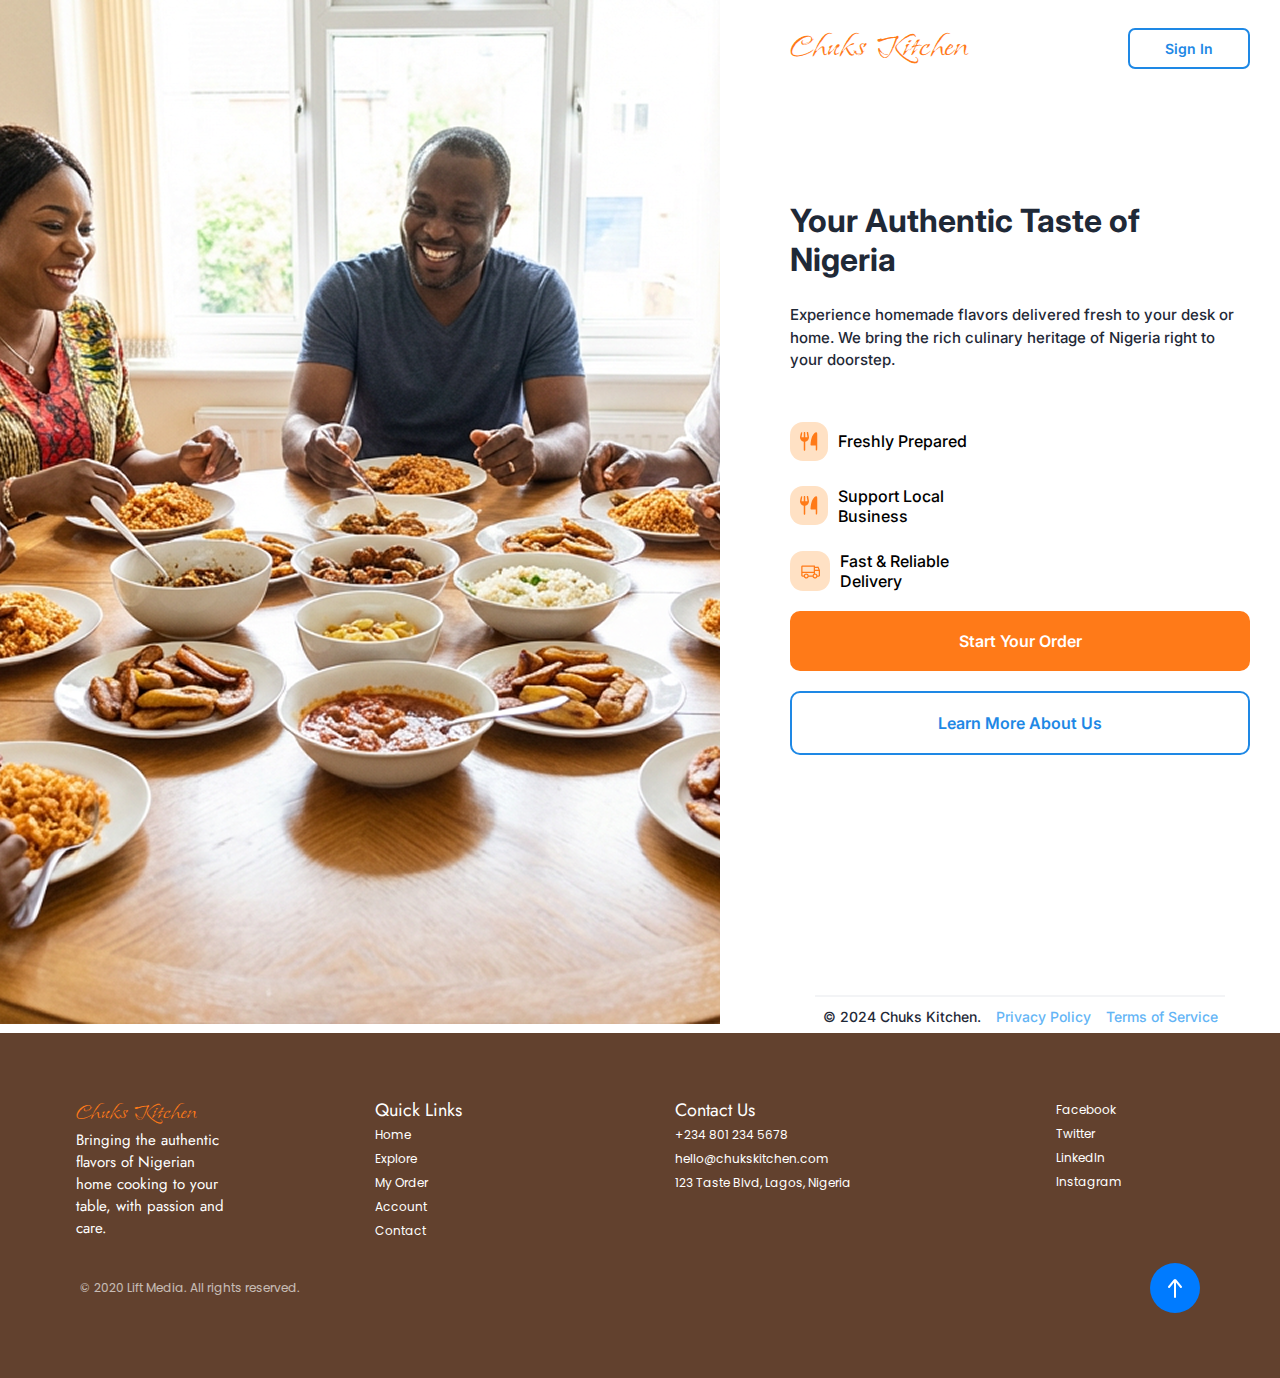
<file: index.html>
<!DOCTYPE html>
<html lang="en">
<head>
  <meta charset="UTF-8">
  <meta name="viewport" content="width=device-width, initial-scale=1.0">
  <link rel="preconnect" href="https://fonts.googleapis.com">
  <link rel="preconnect" href="https://fonts.gstatic.com" crossorigin>
  <link href="https://fonts.googleapis.com/css2?family=Island+Moments&display=swap" rel="stylesheet">
  <link rel="preconnect" href="https://fonts.googleapis.com">
  <link rel="preconnect" href="https://fonts.gstatic.com" crossorigin>
  <link href="https://fonts.googleapis.com/css2?family=Inter:ital,opsz,wght@0,14..32,100..900;1,14..32,100..900&display=swap" rel="stylesheet">
  <link rel="preconnect" href="https://fonts.googleapis.com">
  <link rel="preconnect" href="https://fonts.gstatic.com" crossorigin>
  <link href="https://fonts.googleapis.com/css2?family=Jost:ital,wght@0,100..900;1,100..900&display=swap" rel="stylesheet">
  <link rel="preconnect" href="https://fonts.googleapis.com">
  <link rel="preconnect" href="https://fonts.gstatic.com" crossorigin>
  <link href="https://fonts.googleapis.com/css2?family=Poppins:ital,wght@0,100;0,200;0,300;0,400;0,500;0,600;0,700;0,800;0,900;1,100;1,200;1,300;1,400;1,500;1,600;1,700;1,800;1,900&display=swap" rel="stylesheet">

  <link rel="stylesheet" href="style.css">
  
  <title>Chuks Kitchen</title>
</head>
<body>
  <main>
    <div class="hero-image">
    <img src="assets/images/Onboarding/Rectangle 1.png" alt="rectangle">
    </div>

    <div class="content-wrapper">
      <div class="logo">
        <div class="logo-text">
          Chuks Kitchen
        </div>
        <a href="signin.html">
          <button class="btn-primary">Sign In</button>
        </a>
      </div>

      <div class="main-container">
        <header>
          <h1>Your Authentic Taste of Nigeria</h1>
          <p>Experience homemade flavors delivered fresh to your desk or home. We bring the rich culinary heritage of Nigeria right to your doorstep.</p>
        </header>
        <div class="info">
          <div class="info-item">
            <img src="assets/icons/Onboarding/Vector.svg" alt="fork-knife">
            <p>Freshly Prepared</p>
          </div>
          <div class="info-item">
            <img src="assets/icons/Onboarding/Vector.svg" alt="fork-knife">
            <p>Support Local Business</p>
          </div>
          <div class="info-item">
            <img src="assets/icons/Onboarding/truck.svg" alt="truck">
            <p>Fast & Reliable Delivery</p>
          </div>
        </div>
        <div class="button">
          <div class="order-btn">
            <a href="home.html">
              <button>Start Your Order</button>
            </a>
          </div>
          <div class="btn">
            <button>Learn More About Us</button>
          </div>
        </div>
      </div>

      <div class="terms">
        <div class="line"></div>
        <div class="terms-info">
          <p>© 2024 Chuks Kitchen.</p>
            <div class="policy">
              Privacy Policy
            </div>
            <div class="services">
              Terms of Service
            </div>
        </div>
      </div>
    </div>
  </main>

  <footer>
    <div class="footer-info">
      <div class="details">
        <div class="logo-text">
          Chuks Kitchen
        </div>
        <div class="text">
          Bringing the authentic flavors of Nigerian home cooking to your table, with passion and care.
        </div>
      </div>
      <div class="footer-links">
        <h4>Quick Links</h4>  
        <ul>
          <li><a href="index.html">Home</a></li>
          <li><a href="explore.html">Explore</a></li>
          <li><a href="#">My Order</a></li>
          <li><a href="#">Account</a></li>
          <li><a href="#">Contact</a></li>
        </ul>
      </div>
      <div class="contact">
        <h4>Contact Us</h4>
        <div class="contact-list">
          <ul>
          <li>+234 801 234 5678 </li>
          <li><a href="mailto: hello@chukskitchen.com "> hello@chukskitchen.com </a></li>
         <li>123 Taste Blvd, Lagos, Nigeria</li>
         </ul>
        </div>
      </div>
      <div class="socials">
        <ul>
          <li><a href="">Facebook</a></li>
          <li><a href="">Twitter</a></li>
          <li><a href="">LinkedIn</a></li>
          <li><a href="">Instagram</a></li>
        </ul>
      </div>
    </div>
    <div class="footer-sm">
      <div class="sm-info">
        <p>© 2020 Lift Media. All rights reserved.</p>
        <div class="sm-arrow">
          <img src="assets/icons/Onboarding/arrow-left 1.svg" alt="arrow">
        </div>
      </div>
    </div>
  </footer>
</body>
</html>
</file>
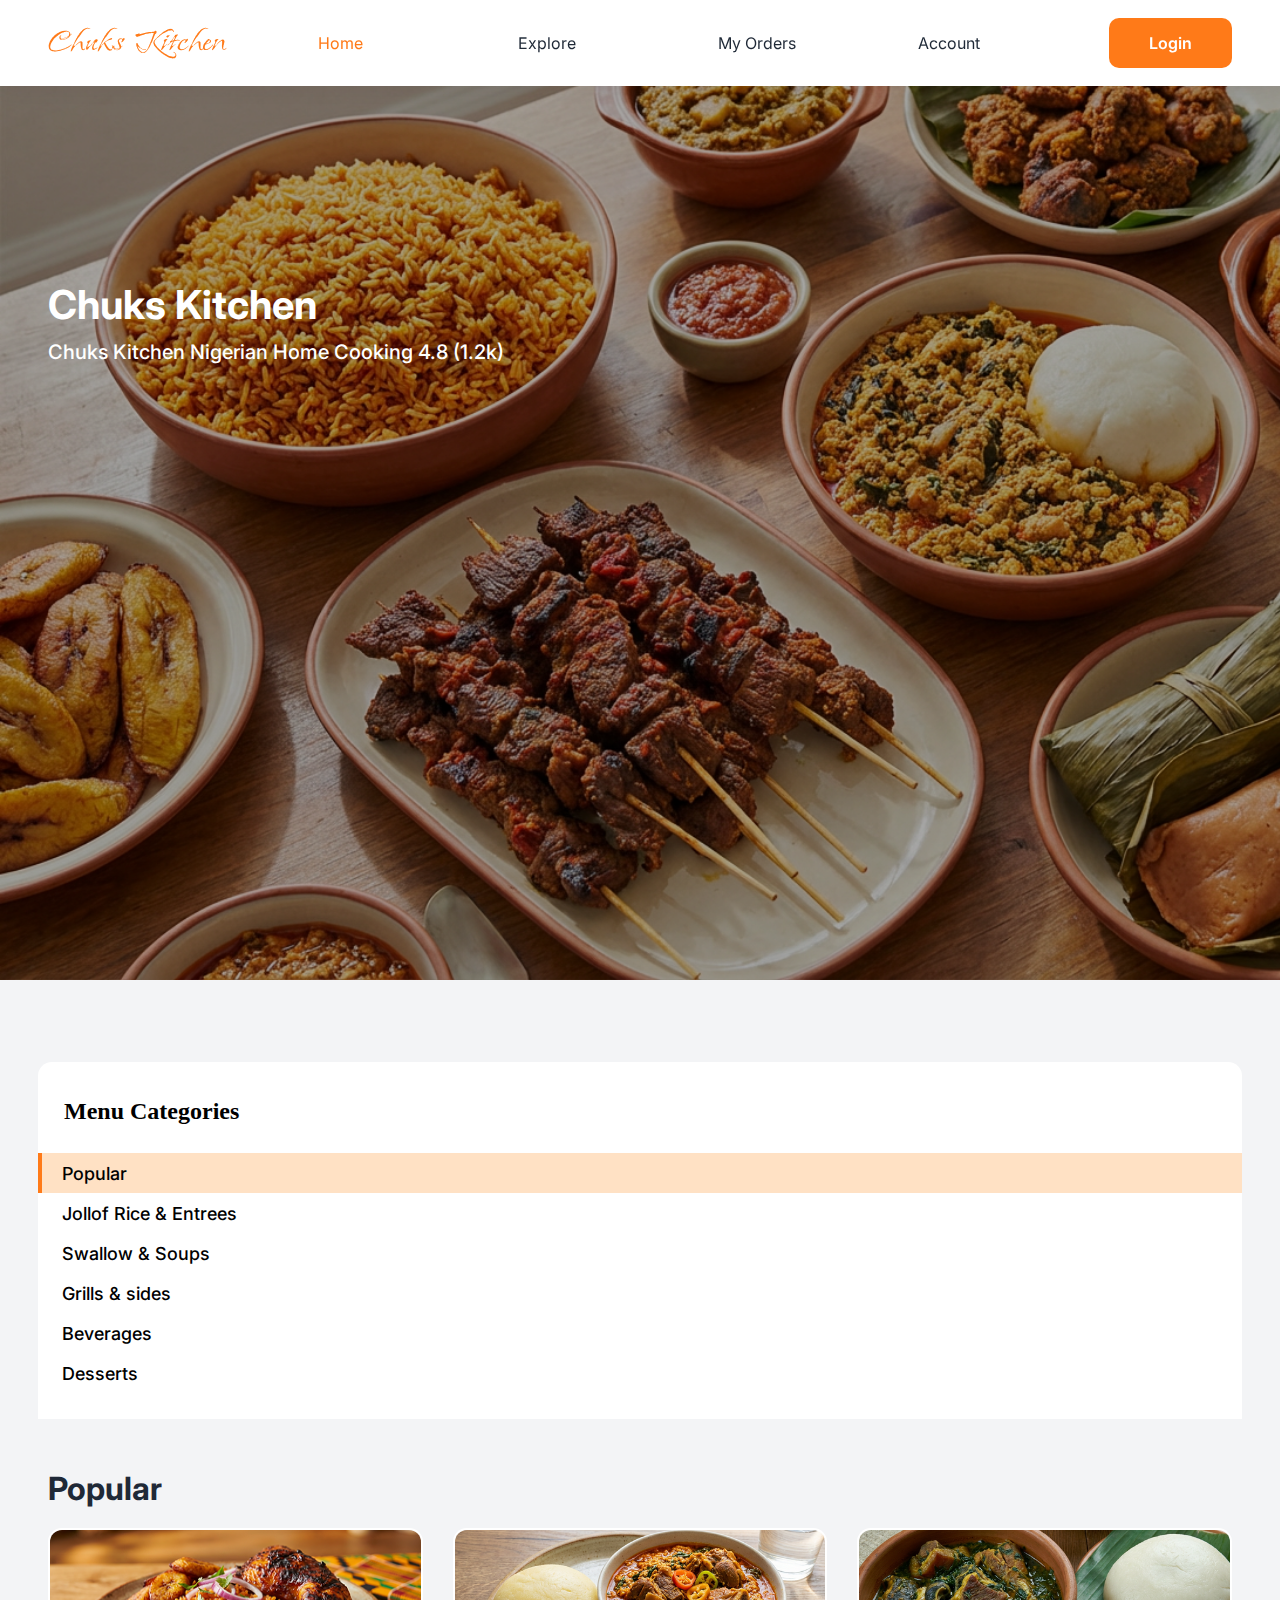
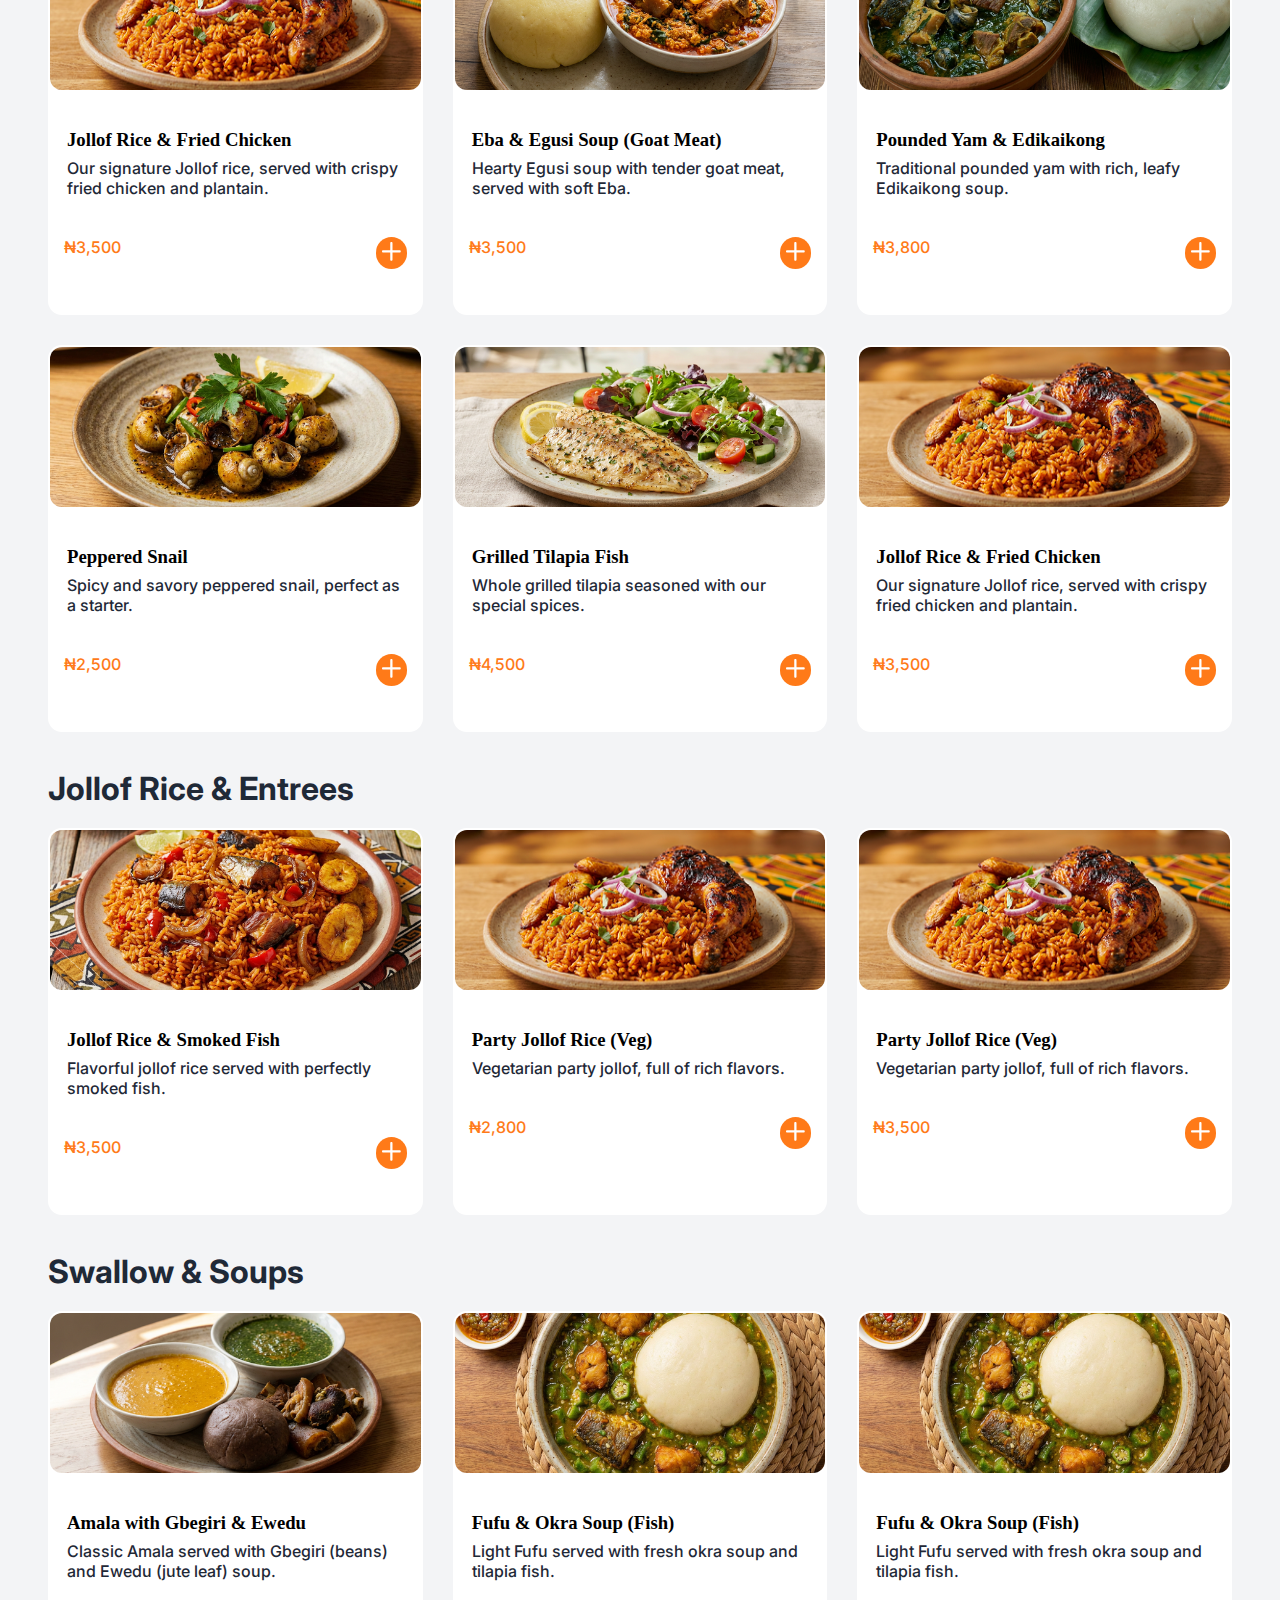
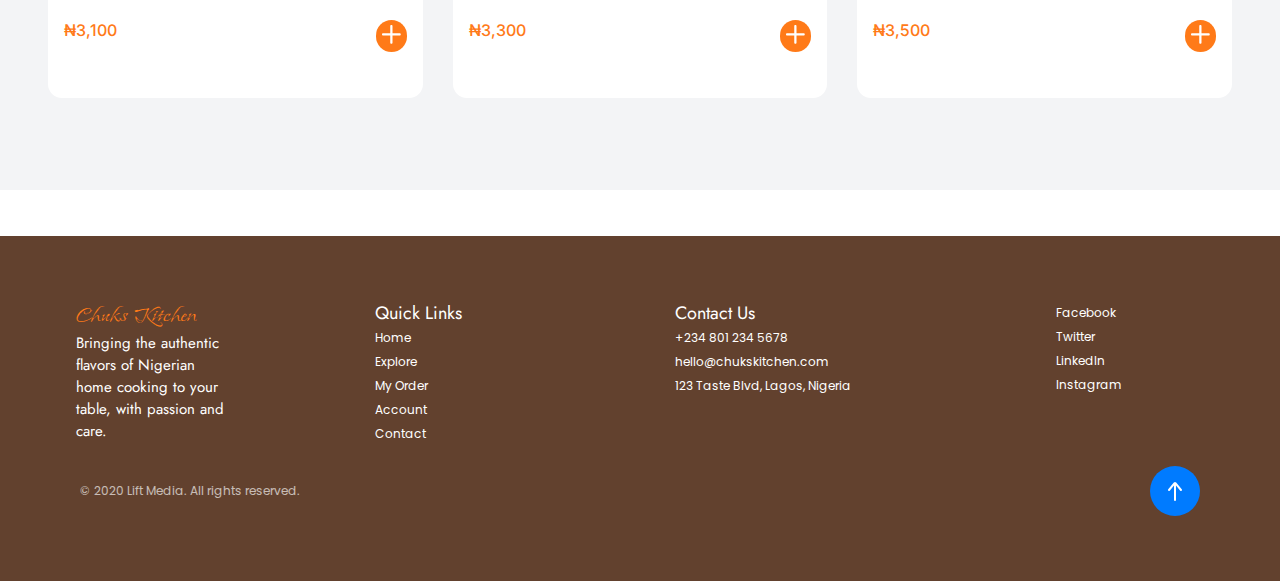
<file: explore.html>
<!DOCTYPE html>
<html lang="en">
<head>
  <meta charset="UTF-8">
  <meta name="viewport" content="width=device-width, initial-scale=1.0">
  <link rel="preconnect" href="https://fonts.googleapis.com">
  <link rel="preconnect" href="https://fonts.gstatic.com" crossorigin>
  <link href="https://fonts.googleapis.com/css2?family=Island+Moments&display=swap" rel="stylesheet">
  <link rel="preconnect" href="https://fonts.googleapis.com">
  <link rel="preconnect" href="https://fonts.gstatic.com" crossorigin>
  <link href="https://fonts.googleapis.com/css2?family=Inter:ital,opsz,wght@0,14..32,100..900;1,14..32,100..900&display=swap" rel="stylesheet">
  <link rel="preconnect" href="https://fonts.googleapis.com">
  <link rel="preconnect" href="https://fonts.gstatic.com" crossorigin>
  <link href="https://fonts.googleapis.com/css2?family=Jost:ital,wght@0,100..900;1,100..900&display=swap" rel="stylesheet">
  <link rel="preconnect" href="https://fonts.googleapis.com">
  <link rel="preconnect" href="https://fonts.gstatic.com" crossorigin>
  <link href="https://fonts.googleapis.com/css2?family=Poppins:ital,wght@0,100;0,200;0,300;0,400;0,500;0,600;0,700;0,800;0,900;1,100;1,200;1,300;1,400;1,500;1,600;1,700;1,800;1,900&display=swap" rel="stylesheet">
  <link rel="preconnect" href="https://fonts.googleapis.com">
  <link rel="preconnect" href="https://fonts.gstatic.com" crossorigin>
  <link href="https://fonts.googleapis.com/css2?family=Roboto:ital,wght@0,100..900;1,100..900&display=swap" rel="stylesheet">

  <link rel="stylesheet" href="style.css">
  
  <title>Explore - Chuks Kitchen</title>
</head>
<body>
  <nav>
    <div class="logo-text">Chuks Kitchen</div>
    <div class="nav-links">
      <a href="home.html">Home</a>
      <a href="" class="a-link">Explore</a>
      <a href="" class="a-link">My Orders</a>
      <a href="" class="a-link">Account</a>
    </div>
    <div class="login-btn">
      <a href="signin.html">
        <button>Login</button>
      </a>
    </div>
  </nav>

  <section class="explore-hero">
    <div class="explore-background">
      <div class="explore-overlay">
        <div class="explore-text">
          <h2>Chuks Kitchen</h2>
          <p>Chuks Kitchen Nigerian Home Cooking 4.8 (1.2k)</p>
        </div>
      </div>
    </div>
  </section>
  
  <section class="container">
    <section class="menu">
      <h3>Menu Categories</h3>
      <ul class="menu-list">
        <div class="divider-active">
          <div class="line"></div>
          <li>Popular</li>
        </div>
        <div class="divider">
          <div class="line"></div>
          <li>Jollof Rice & Entrees</li>
        </div>
        <div class="divider">
          <div class="line"></div>
          <li>Swallow & Soups</li>
        </div>
        <div class="divider">
          <div class="line"></div>
          <li>Grills & sides</li>
        </div>
        <div class="divider">
          <div class="line"></div>
          <li>Beverages</li>
        </div>
        <div class="divider">
          <div class="line"></div>
          <li>Desserts</li>
        </div>
      </ul>
    </section>
    
    <section class="container-info">
      <section class="popular-info">
        <h2>Popular</h2>
        <div class="food-grid">
          <div class="food-card">
            <img src="assets/images/Jollof.png" alt="jollof" class="image">
            <div class="food-body">
              <h3>Jollof Rice & Fried Chicken</h3>
              <p>Our signature Jollof rice, served with crispy fried chicken and plantain.</p>
            </div>
            <div class="food-footer">
              <span class="price-tag">₦3,500</span>
              <button><img src="assets/icons/add.svg" alt="add"></button>
            </div>
          </div>
        
          <div class="food-card">
            <img src="assets/images/Eba.png" alt="eba" class="image">
            <div class="food-body">
              <h3>Eba & Egusi Soup (Goat Meat)</h3>
              <p>Hearty Egusi soup with tender goat meat, served with soft Eba.</p>
            </div>
            <div class="food-footer">
              <span class="price-tag">₦3,500</span>
              <button><img src="assets/icons/add.svg" alt="add"></button>
            </div>
          </div>

          <div class="food-card">
            <img src="assets/images/Yam.png" alt="pounded yam" class="image">
            <div class="food-body">
              <h3>Pounded Yam & Edikaikong</h3>
              <p>Traditional pounded yam with rich, leafy Edikaikong soup.</p>
            </div>
            <div class="food-footer">
              <span class="price-tag">₦3,800</span>
              <button><img src="assets/icons/add.svg" alt="add"></button>
            </div>
          </div>

          <div class="food-card">
            <img src="assets/images/snail.png" alt="snail" class="image">
            <div class="food-body">
              <h3>Peppered Snail</h3>
              <p>Spicy and savory peppered snail, perfect as a starter.</p>
            </div>
            <div class="food-footer">
              <span class="price-tag">₦2,500</span>
              <button><img src="assets/icons/add.svg" alt="add"></button>
            </div>
          </div>

          <div class="food-card">
            <img src="assets/images/Grilled.png" alt="grilled tilapia" class="image">
            <div class="food-body">
              <h3>Grilled Tilapia Fish</h3>
              <p>Whole grilled tilapia seasoned with our special spices.</p>
            </div>
            <div class="food-footer">
              <span class="price-tag">₦4,500</span>
              <button><img src="assets/icons/add.svg" alt="add"></button>
            </div>
          </div>

          <div class="food-card">
            <img src="assets/images/Jollof.png" alt="jollof" class="image">
            <div class="food-body">
              <h3>Jollof Rice & Fried Chicken</h3>
              <p>Our signature Jollof rice, served with crispy fried chicken and plantain.</p>
            </div>
            <div class="food-footer">
              <span class="price-tag">₦3,500</span>
              <button><img src="assets/icons/add.svg" alt="add"></button>
            </div>
          </div>
        </div>
      </section>

      <section class="jollof-info">
        <h2>Jollof Rice & Entrees</h2>
        <div class="food-grid">
          <div class="food-card">
            <img src="assets/images/fish.png" alt="fish" class="image">
            <div class="food-body">
              <h3>Jollof Rice & Smoked Fish</h3>
              <p>Flavorful jollof rice served with perfectly smoked fish.</p>
            </div>
            <div class="food-footer">
              <span class="price-tag">₦3,500</span>
              <button><img src="assets/icons/add.svg" alt="add"></button>
            </div>
          </div>
        
          <div class="food-card">
            <img src="assets/images/Jollof.png" alt="jollof" class="image">
            <div class="food-body">
              <h3>Party Jollof Rice (Veg)</h3>
              <p>Vegetarian party jollof, full of rich 
              flavors.</p>
            </div>
            <div class="food-footer">
              <span class="price-tag">₦2,800</span>
              <button><img src="assets/icons/add.svg" alt="add"></button>
            </div>
          </div>

          <div class="food-card">
            <img src="assets/images/Jollof.png" alt="jollof" class="image">
            <div class="food-body">
               <h3>Party Jollof Rice (Veg)</h3>
              <p>Vegetarian party jollof, full of rich 
              flavors.</p>
            </div>
            <div class="food-footer">
              <span class="price-tag">₦3,500</span>
              <button><img src="assets/icons/add.svg" alt="add"></button>
            </div>
          </div>
        </div>
      </section>

      <section class="swallow-info">
        <h2>Swallow & Soups</h2>
        <div class="food-grid">
          <div class="food-card">
            <img src="assets/images/Amala.png" alt="amala" class="image">
            <div class="food-body">
              <h3>Amala with Gbegiri & Ewedu</h3>
              <p>Classic Amala served with Gbegiri (beans) and Ewedu (jute leaf) soup.</p>
            </div>
            <div class="food-footer">
              <span class="price-tag">₦3,100</span>
              <button><img src="assets/icons/add.svg" alt="add"></button>
            </div>
          </div>

          <div class="food-card">
            <img src="assets/images/Okra.png" alt="okra" class="image">
            <div class="food-body">
              <h3>Fufu & Okra Soup (Fish)</h3>
              <p>Light Fufu served with fresh okra soup and tilapia fish.</p>
            </div>
            <div class="food-footer">
              <span class="price-tag">₦3,300</span>
              <button><img src="assets/icons/add.svg" alt="add"></button>
            </div>
          </div>

          <div class="food-card">
            <img src="assets/images/Okra.png" alt="okra" class="image">
            <div class="food-body">
              <h3>Fufu & Okra Soup (Fish)</h3>
              <p>Light Fufu served with fresh okra soup and tilapia fish.</p>
            </div>
            <div class="food-footer">
              <span class="price-tag">₦3,500</span>
              <button><img src="assets/icons/add.svg" alt="add"></button>
            </div>
          </div>
        </div>
      </section>
    </section>
  </section>

  <footer>
    <div class="footer-info">
      <div class="details">
        <div class="logo-text">
          Chuks Kitchen
        </div>
        <div class="text">
          Bringing the authentic flavors of Nigerian home cooking to your table, with passion and care.
        </div>
      </div>
      <div class="footer-links">
        <h4>Quick Links</h4>  
        <ul>
          <li><a href="home.html">Home</a></li>
          <li><a href="#">Explore</a></li>
          <li><a href="#">My Order</a></li>
          <li><a href="#">Account</a></li>
          <li><a href="#">Contact</a></li>
        </ul>
      </div>
      <div class="contact">
        <h4>Contact Us</h4>
        <div class="contact-list">
          <ul>
          <li>+234 801 234 5678 </li>
          <li><a href="mailto: hello@chukskitchen.com "> hello@chukskitchen.com </a></li>
         <li>123 Taste Blvd, Lagos, Nigeria</li>
         </ul>
        </div>
      </div>
      <div class="socials">
        <ul>
          <li><a href="">Facebook</a></li>
          <li><a href="">Twitter</a></li>
          <li><a href="">LinkedIn</a></li>
          <li><a href="">Instagram</a></li>
        </ul>
      </div>
    </div>
    <div class="footer-sm">
      <div class="sm-info">
        <p>© 2020 Lift Media. All rights reserved.</p>
        <div class="sm-arrow">
          <img src="assets/icons/Onboarding/arrow-left 1.svg" alt="arrow">
        </div>
      </div>
    </div>
  </footer>
</body>
</html>
</file>
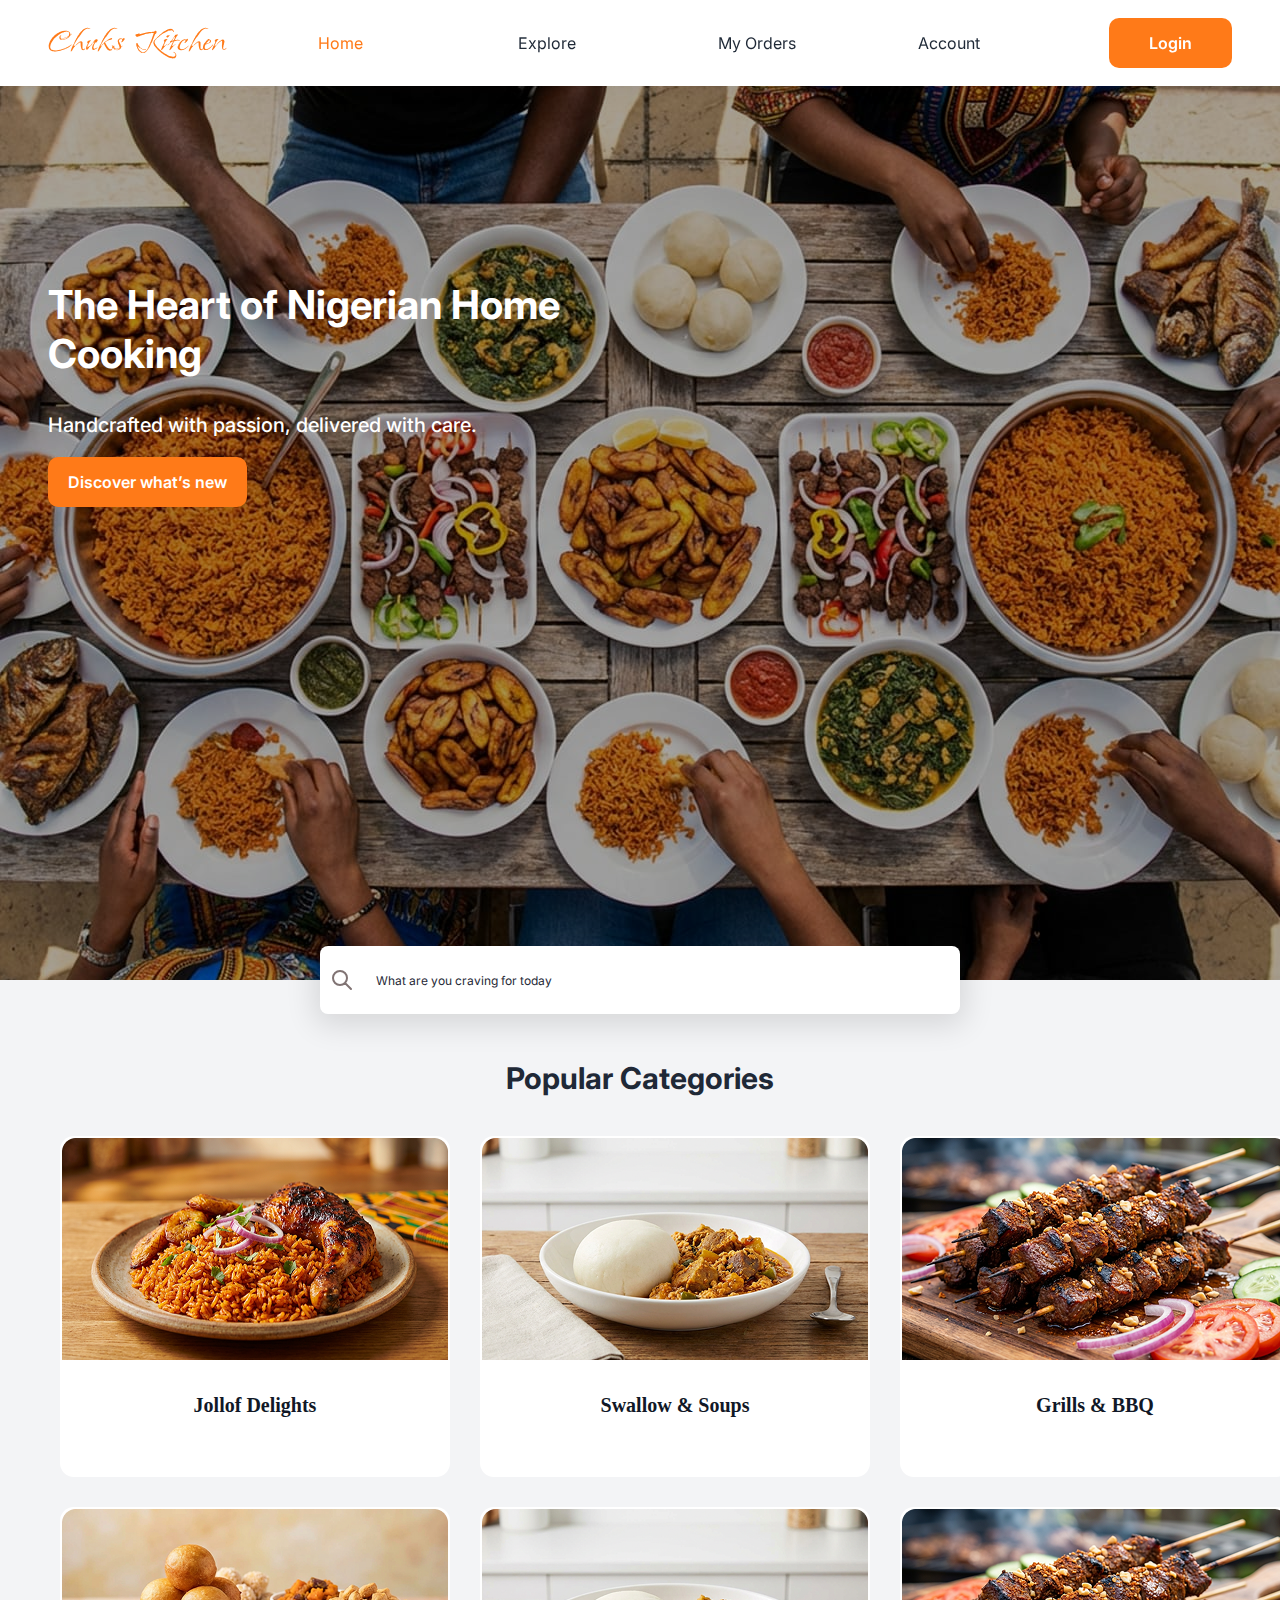
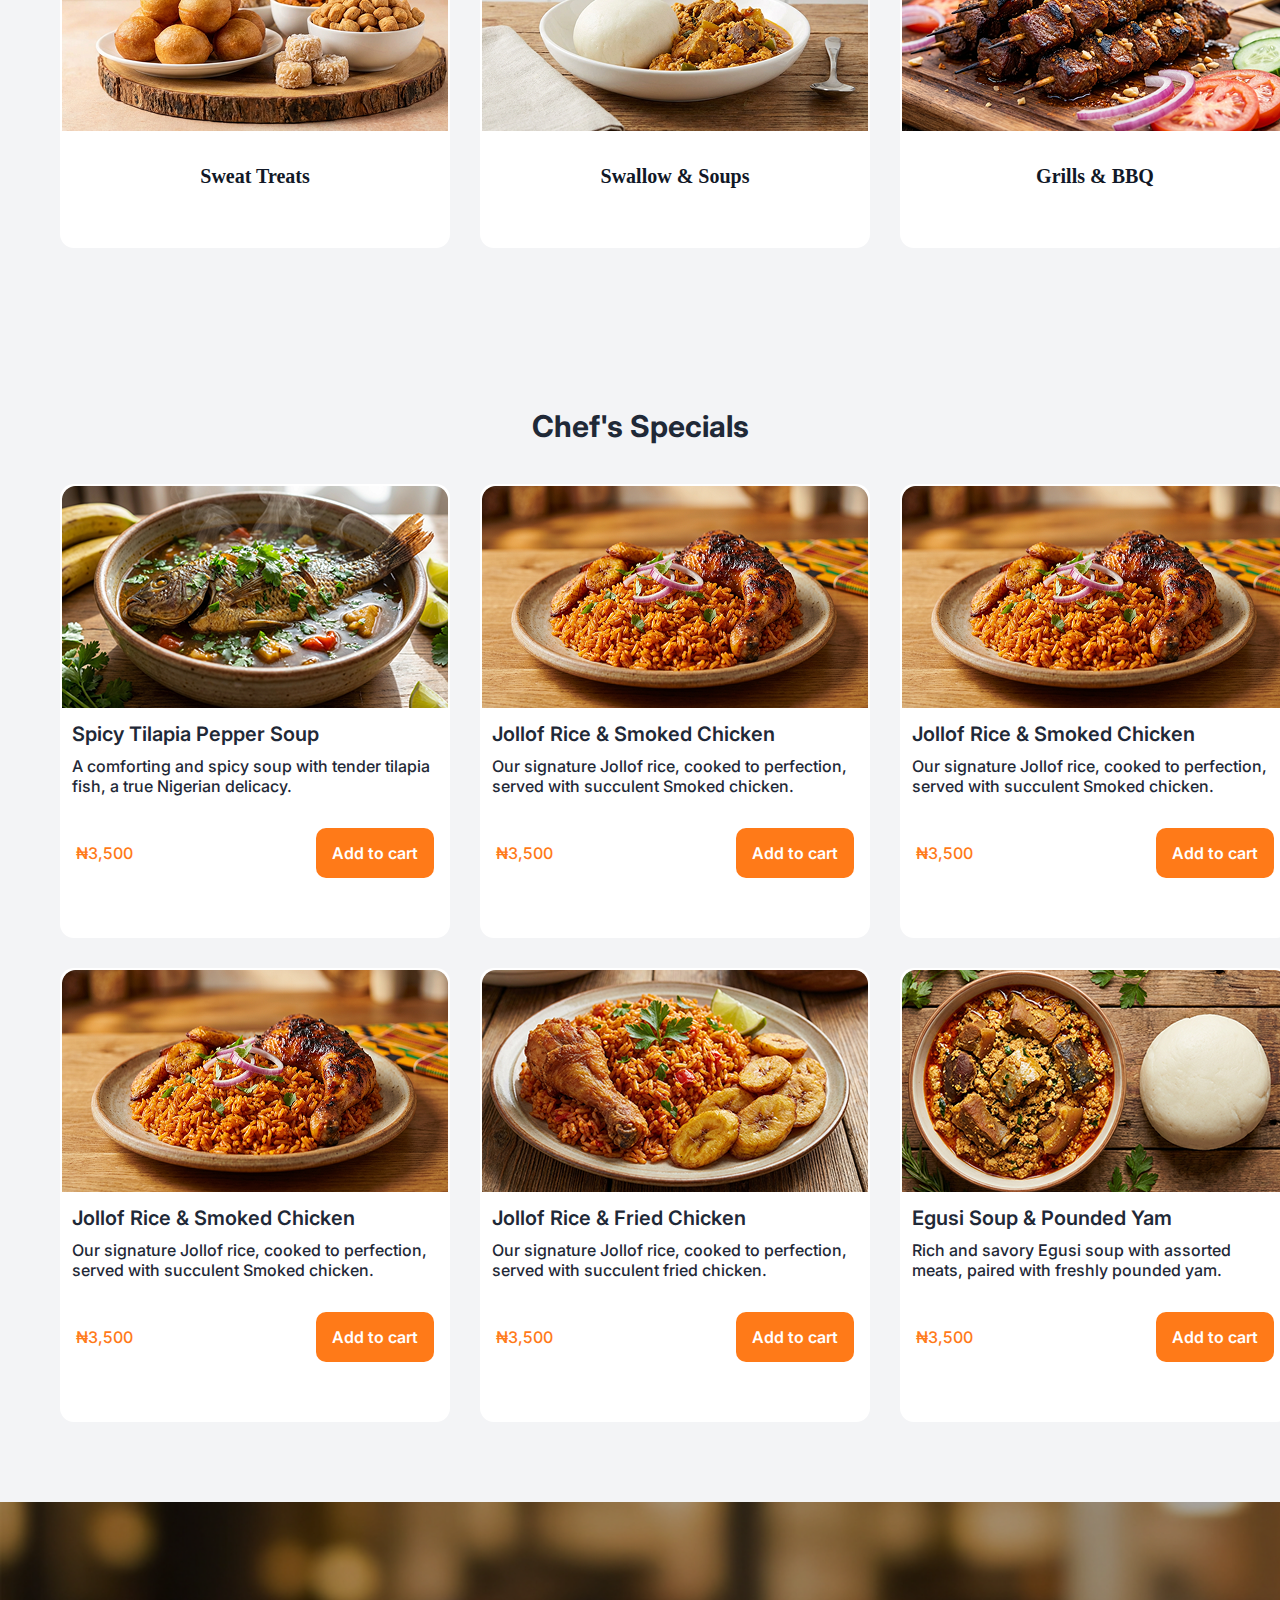
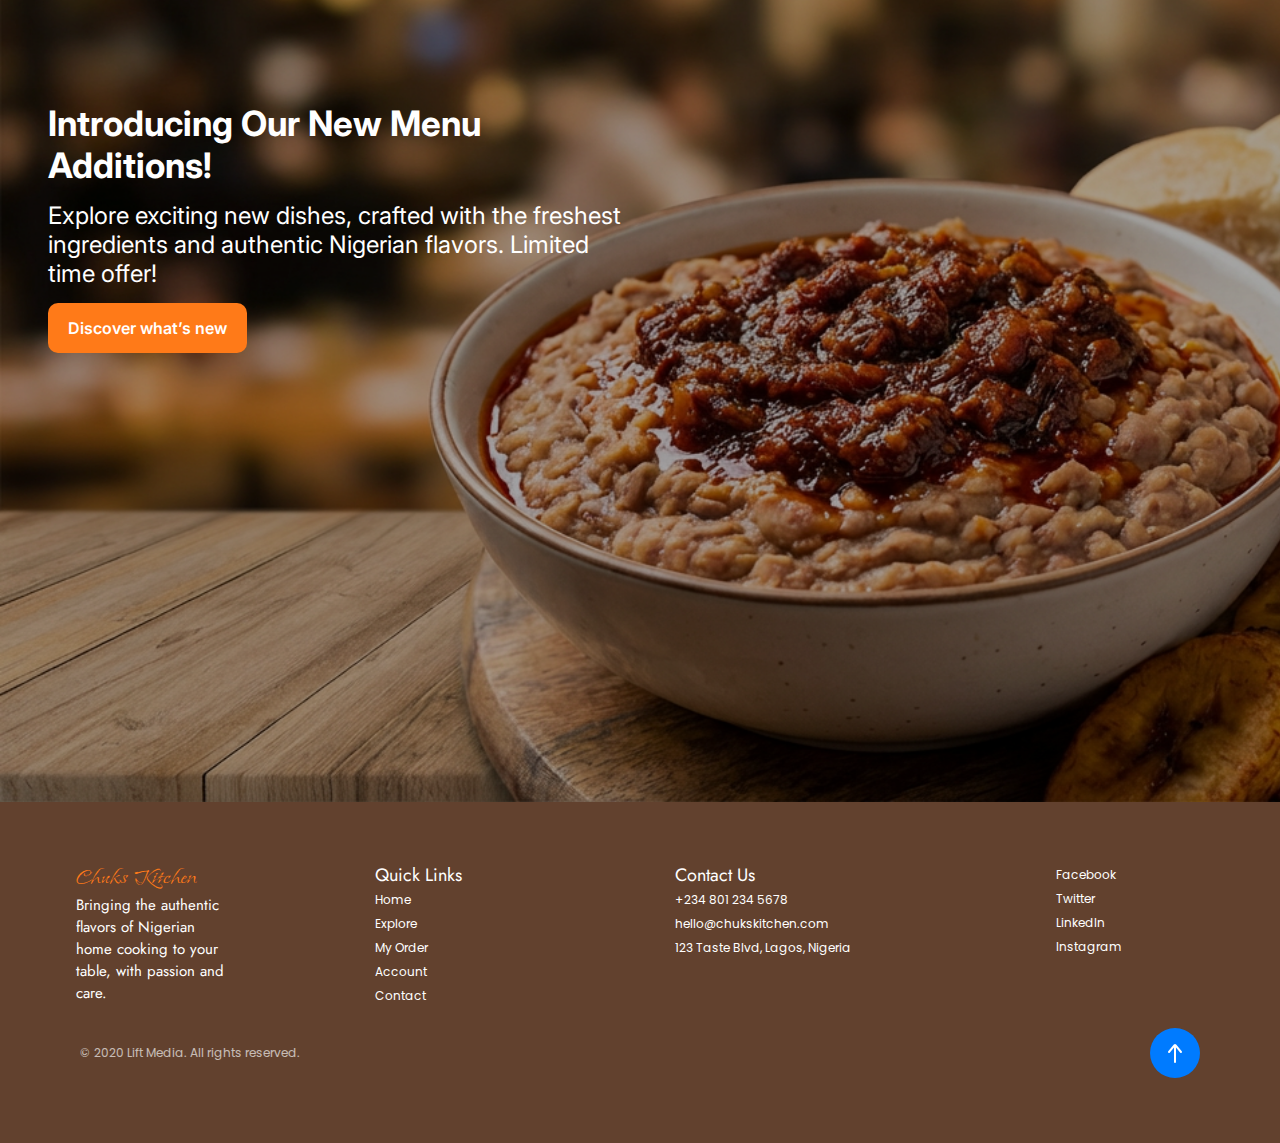
<file: home.html>
<!DOCTYPE html>
<html lang="en">
<head>
  <meta charset="UTF-8">
  <meta name="viewport" content="width=device-width, initial-scale=1.0">
  <link rel="preconnect" href="https://fonts.googleapis.com">
  <link rel="preconnect" href="https://fonts.gstatic.com" crossorigin>
  <link href="https://fonts.googleapis.com/css2?family=Island+Moments&display=swap" rel="stylesheet">
  <link rel="preconnect" href="https://fonts.googleapis.com">
  <link rel="preconnect" href="https://fonts.gstatic.com" crossorigin>
  <link href="https://fonts.googleapis.com/css2?family=Inter:ital,opsz,wght@0,14..32,100..900;1,14..32,100..900&display=swap" rel="stylesheet">
  <link rel="preconnect" href="https://fonts.googleapis.com">
  <link rel="preconnect" href="https://fonts.gstatic.com" crossorigin>
  <link href="https://fonts.googleapis.com/css2?family=Jost:ital,wght@0,100..900;1,100..900&display=swap" rel="stylesheet">
  <link rel="preconnect" href="https://fonts.googleapis.com">
  <link rel="preconnect" href="https://fonts.gstatic.com" crossorigin>
  <link href="https://fonts.googleapis.com/css2?family=Poppins:ital,wght@0,100;0,200;0,300;0,400;0,500;0,600;0,700;0,800;0,900;1,100;1,200;1,300;1,400;1,500;1,600;1,700;1,800;1,900&display=swap" rel="stylesheet">
  <link rel="preconnect" href="https://fonts.googleapis.com">
  <link rel="preconnect" href="https://fonts.gstatic.com" crossorigin>
  <link href="https://fonts.googleapis.com/css2?family=Roboto:ital,wght@0,100..900;1,100..900&display=swap" rel="stylesheet">

  <link rel="stylesheet" href="style.css">
  
  <title>Home - Chuks Kitchen</title>
</head>
<body>
  <nav>
    <div class="logo-text">Chuks Kitchen</div>
    <div class="nav-links">
      <a href="home.html">Home</a>
      <a href="" class="a-link">Explore</a>
      <a href="" class="a-link">My Orders</a>
      <a href="" class="a-link">Account</a>
    </div>
    <div class="login-btn">
      <a href="signin.html">
        <button>Login</button>
      </a>
    </div>
  </nav>

  <section class="hero">
    <div class="hero-background">
      <div class="hero-overlay">
        <div class="hero-text">
          <h2>The Heart of Nigerian Home Cooking</h2>
          <p>Handcrafted with passion, delivered with care.</p>
        </div>
        <button class="hero-btn">Discover what’s new</button>
      </div>
    </div>
  </section>

  <div class="search-container">
    <div class="search-input">
      <img src="assets/icons/search-sm.svg" alt="search">
      <input type="text" placeholder="What are you craving for today">
    </div>
  </div>

  <section class="categories">
    <h2>Popular Categories</h2>
    <div class="category">
      <div class="category-card">
        <img src="assets/images/Jollof.png" alt="jollof">
        <p>Jollof Delights</p>
      </div>
      <div class="category-card">
        <img src="assets/images/Swallow & Soups.png" alt="Swallow">
        <p>Swallow & Soups</p>
      </div>
      <div class="category-card">
        <img src="assets/images/Grills & BBQ.png" alt="Grills">
        <p>Grills & BBQ</p>
      </div>
      <div class="category-card">
        <img src="assets/images/Sweat Treats.png" alt="Sweet">
        <p>Sweat Treats</p>
      </div>
      <div class="category-card">
        <img src="assets/images/Swallow & Soups.png" alt="Swallow">
        <p>Swallow & Soups</p>
      </div>
      <div class="category-card">
        <img src="assets/images/Grills & BBQ.png" alt="Grills">
        <p>Grills & BBQ</p>
      </div>
    </div>
  </section>

  <section class="chef-specials">
    <h2>Chef's Specials</h2>
    <div class="special">
      <div class="special-card">
        <div class="card-image">
          <img src="assets/images/Tilapia.png" alt="Tilapia">
        </div>
        <div class="card-main">
          <h3>Spicy Tilapia Pepper Soup</h3>
          <p>A comforting and spicy soup with tender tilapia fish, a true Nigerian delicacy.</p>
        </div>
        <div class="card-footer">
          <span class="price-tag">₦3,500</span>
          <button>Add to cart</button>
        </div>
      </div>
      <div class="special-card">
        <div class="card-image">
          <img src="assets/images/Jollof.png" alt="Jollof">
        </div>
        <div class="card-main">
          <h3>Jollof Rice & Smoked Chicken</h3>
          <p>Our signature Jollof rice, cooked to 
          perfection, served with succulent Smoked
          chicken.</p>
        </div>
        <div class="card-footer">
          <span class="price-tag">₦3,500</span>
          <button>Add to cart</button>
        </div>
      </div>
      <div class="special-card">
        <div class="card-image">
          <img src="assets/images/Jollof.png" alt="Jollof">
        </div>
        <div class="card-main">
          <h3>Jollof Rice & Smoked Chicken</h3>
          <p>Our signature Jollof rice, cooked to 
          perfection, served with succulent Smoked
          chicken.</p>
        </div>
        <div class="card-footer">
          <span class="price-tag">₦3,500</span>
          <button>Add to cart</button>
        </div>
      </div>
      <div class="special-card">
        <div class="card-image">
          <img src="assets/images/Jollof.png" alt="Jollof">
        </div>
        <div class="card-main">
          <h3>Jollof Rice & Smoked Chicken</h3>
          <p>Our signature Jollof rice, cooked to 
          perfection, served with succulent Smoked
          chicken.</p>
        </div>
        <div class="card-footer">
          <span class="price-tag">₦3,500</span>
          <button>Add to cart</button>
        </div>
      </div>
      <div class="special-card">
        <div class="card-image">
          <img src="assets/images/Chicken.png" alt="Chicken">
        </div>
        <div class="card-main">
          <h3>Jollof Rice & Fried Chicken</h3>
          <p>Our signature Jollof rice, cooked to 
          perfection, served with succulent fried
          chicken.</p>
        </div>
        <div class="card-footer">
          <span class="price-tag">₦3,500</span>
          <button>Add to cart</button>
        </div>
      </div>
      <div class="special-card">
        <div class="card-image">
          <img src="assets/images/Egusi.png" alt="Egusi">
        </div>
        <div class="card-main">
          <h3>Egusi Soup & Pounded Yam</h3>
          <p>Rich and savory Egusi soup with assorted meats, paired with freshly pounded yam.</p>
        </div>
        <div class="card-footer">
          <span class="price-tag">₦3,500</span>
          <button>Add to cart</button>
        </div>
      </div>
    </div>
  </section>

  <section class="foot">
    <div class="foot-background">
      <div class="foot-overlay">
        <div class="foot-text">
          <h2>Introducing Our New Menu Additions!</h2>
          <p>Explore exciting new dishes, crafted with the freshest
          ingredients and authentic Nigerian flavors. Limited time
          offer!</p>
        </div>
        <button class="hero-btn">Discover what’s new</button>
      </div>
    </div>
  </section>
  
   <footer>
    <div class="footer-info">
      <div class="details">
        <div class="logo-text">
          Chuks Kitchen
        </div>
        <div class="text">
          Bringing the authentic flavors of Nigerian home cooking to your table, with passion and care.
        </div>
      </div>
      <div class="footer-links">
        <h4>Quick Links</h4>  
        <ul>
          <li><a href="home.html">Home</a></li>
          <li><a href="#">Explore</a></li>
          <li><a href="#">My Order</a></li>
          <li><a href="#">Account</a></li>
          <li><a href="#">Contact</a></li>
        </ul>
      </div>
      <div class="contact">
        <h4>Contact Us</h4>
        <div class="contact-list">
          <ul>
          <li>+234 801 234 5678 </li>
          <li><a href="mailto: hello@chukskitchen.com "> hello@chukskitchen.com </a></li>
         <li>123 Taste Blvd, Lagos, Nigeria</li>
         </ul>
        </div>
      </div>
      <div class="socials">
        <ul>
          <li><a href="">Facebook</a></li>
          <li><a href="">Twitter</a></li>
          <li><a href="">LinkedIn</a></li>
          <li><a href="">Instagram</a></li>
        </ul>
      </div>
    </div>
    <div class="footer-sm">
      <div class="sm-info">
        <p>© 2020 Lift Media. All rights reserved.</p>
        <div class="sm-arrow">
          <img src="assets/icons/Onboarding/arrow-left 1.svg" alt="arrow">
        </div>
      </div>
    </div>
  </footer>
</body>
</html>
</file>
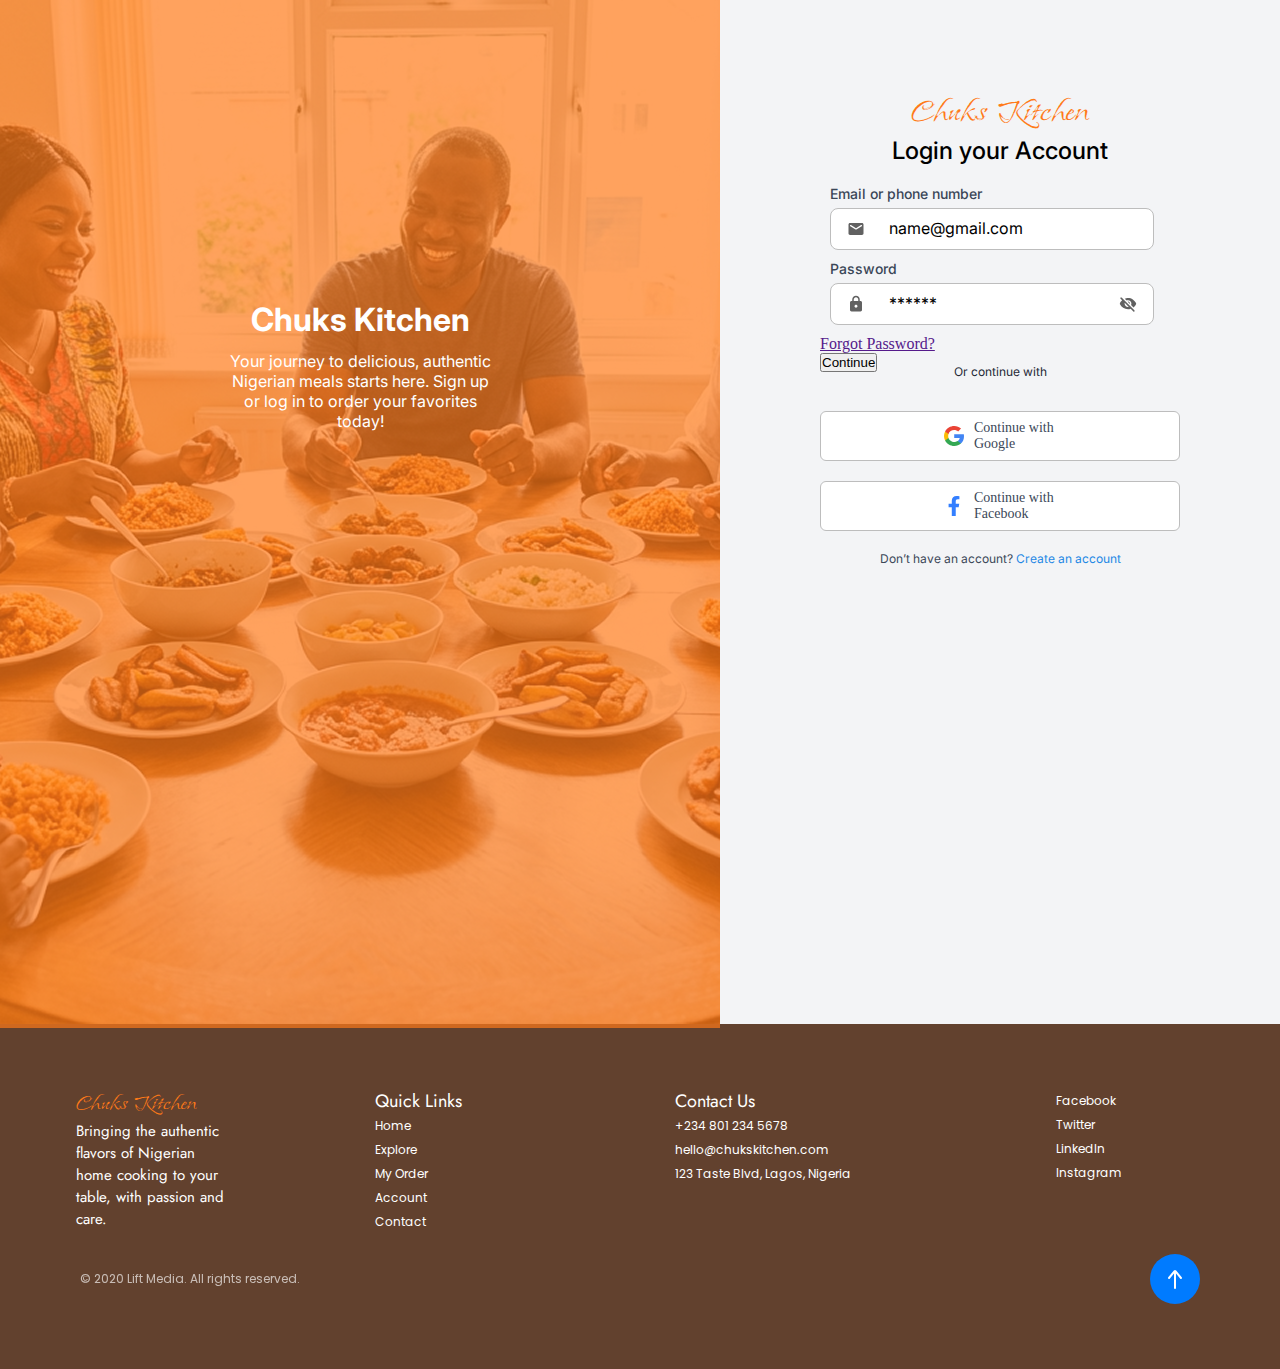
<file: signin.html>
<!DOCTYPE html>
<html lang="en">
<head>
  <meta charset="UTF-8">
  <meta name="viewport" content="width=device-width, initial-scale=1.0">
  <link rel="preconnect" href="https://fonts.googleapis.com">
  <link rel="preconnect" href="https://fonts.gstatic.com" crossorigin>
  <link href="https://fonts.googleapis.com/css2?family=Island+Moments&display=swap" rel="stylesheet">
  <link rel="preconnect" href="https://fonts.googleapis.com">
  <link rel="preconnect" href="https://fonts.gstatic.com" crossorigin>
  <link href="https://fonts.googleapis.com/css2?family=Inter:ital,opsz,wght@0,14..32,100..900;1,14..32,100..900&display=swap" rel="stylesheet">
  <link rel="preconnect" href="https://fonts.googleapis.com">
  <link rel="preconnect" href="https://fonts.gstatic.com" crossorigin>
  <link href="https://fonts.googleapis.com/css2?family=Jost:ital,wght@0,100..900;1,100..900&display=swap" rel="stylesheet">
  <link rel="preconnect" href="https://fonts.googleapis.com">
  <link rel="preconnect" href="https://fonts.gstatic.com" crossorigin>
  <link href="https://fonts.googleapis.com/css2?family=Poppins:ital,wght@0,100;0,200;0,300;0,400;0,500;0,600;0,700;0,800;0,900;1,100;1,200;1,300;1,400;1,500;1,600;1,700;1,800;1,900&display=swap" rel="stylesheet">

  <link rel="stylesheet" href="style.css">
  
  <title>Sign In - Chuks Kitchen</title>
</head>
<body style="background-color: #F3F4F6;">
  <main class="signin-page">
    <div class="signin-hero">
      <img src="assets/images/Onboarding/Rectangle 1.png" alt="hero-image">
    <div class="overlay">
      <div class="overlay-text">
        <h2>Chuks Kitchen</h2>
        <p>Your journey to delicious, authentic Nigerian meals starts here. Sign up or log in to order your favorites today!</p>
      </div>
    </div>
  </div>

  <div class="signin-container">

    <div class="signin-card">
      <div class="logo-text">Chuks Kitchen</div>
      <h3>Login your Account</h3>
    </div>
    <form>
      <div class="form-group">
          <div class="label">
            <label>Email or phone number</label>
          </div>
          <div class="input-details">
            <img src="assets/icons/Icons.svg" alt="mail">
            <input type="text" placeholder="name@gmail.com">
          </div>
      </div>

       <div class="form-group">
          <div class="label">
            <label>Password</label>
          </div>
          <div class="input-details">
            <img src="assets/icons/Icons (1).svg" alt="lock">
            <input type="password" placeholder="******">
            <img src="assets/icons/Icons (2).svg" alt="show">
          </div>
      </div>
    </form>
    <a href="">Forgot Password?</a>
    <div class="continue">
       <button class="btn-primary-filled">Continue</button>
        <div class="divider">Or continue with</div>
    </div>
    <div class="cont-socials">
      <div class="google">
        <img src="assets/icons/Social Media.svg" alt="google">
        <a href="">Continue with Google</a>
      </div>
      <div class="facebook">
        <img src="assets/icons/Social Media (1).svg" alt="facebook">
        <a href="">Continue with Facebook</a>
      </div>
    </div>
    <div class="new">
      Don’t have an account?
      <span><a href="">Create an account</a></span>
    </div>
  </div>
  </main>
  <footer>
    <div class="footer-info">
      <div class="details">
        <div class="logo-text">
          Chuks Kitchen
        </div>
        <div class="text">
          Bringing the authentic flavors of Nigerian home cooking to your table, with passion and care.
        </div>
      </div>
      <div class="footer-links">
        <h4>Quick Links</h4>  
        <ul>
          <li><a href="index.html">Home</a></li>
          <li><a href="#">Explore</a></li>
          <li><a href="#">My Order</a></li>
          <li><a href="#">Account</a></li>
          <li><a href="#">Contact</a></li>
        </ul>
      </div>
      <div class="contact">
        <h4>Contact Us</h4>
        <div class="contact-list">
          <ul>
          <li>+234 801 234 5678 </li>
          <li><a href="mailto: hello@chukskitchen.com "> hello@chukskitchen.com </a></li>
         <li>123 Taste Blvd, Lagos, Nigeria</li>
         </ul>
        </div>
      </div>
      <div class="socials">
        <ul>
          <li><a href="">Facebook</a></li>
          <li><a href="">Twitter</a></li>
          <li><a href="">LinkedIn</a></li>
          <li><a href="">Instagram</a></li>
        </ul>
      </div>
    </div>
    <div class="footer-sm">
      <div class="sm-info">
        <p>© 2020 Lift Media. All rights reserved.</p>
        <div class="sm-arrow">
          <img src="assets/icons/Onboarding/arrow-left 1.svg" alt="arrow">
        </div>
      </div>
    </div>
  </footer>
</body>
</html>
</file>
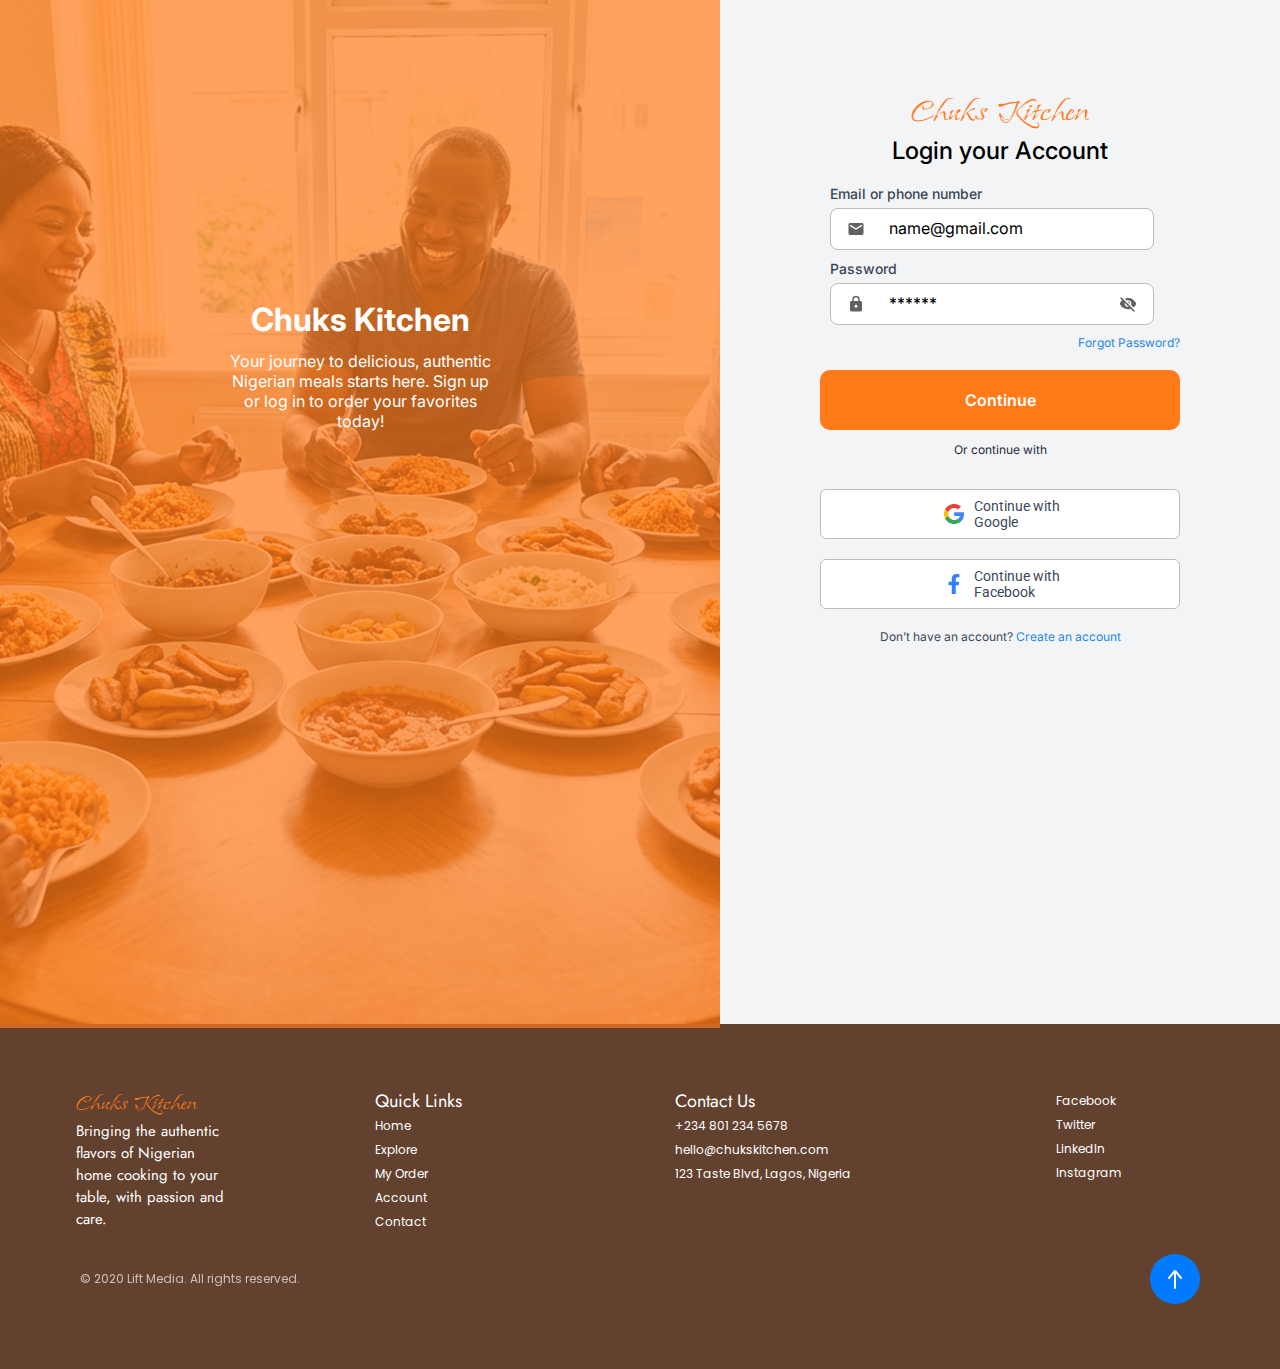
<file: signup.html>
<!DOCTYPE html>
<html lang="en">
<head>
  <meta charset="UTF-8">
  <meta name="viewport" content="width=device-width, initial-scale=1.0">
  <link rel="preconnect" href="https://fonts.googleapis.com">
  <link rel="preconnect" href="https://fonts.gstatic.com" crossorigin>
  <link href="https://fonts.googleapis.com/css2?family=Island+Moments&display=swap" rel="stylesheet">
  <link rel="preconnect" href="https://fonts.googleapis.com">
  <link rel="preconnect" href="https://fonts.gstatic.com" crossorigin>
  <link href="https://fonts.googleapis.com/css2?family=Inter:ital,opsz,wght@0,14..32,100..900;1,14..32,100..900&display=swap" rel="stylesheet">
  <link rel="preconnect" href="https://fonts.googleapis.com">
  <link rel="preconnect" href="https://fonts.gstatic.com" crossorigin>
  <link href="https://fonts.googleapis.com/css2?family=Jost:ital,wght@0,100..900;1,100..900&display=swap" rel="stylesheet">
  <link rel="preconnect" href="https://fonts.googleapis.com">
  <link rel="preconnect" href="https://fonts.gstatic.com" crossorigin>
  <link href="https://fonts.googleapis.com/css2?family=Poppins:ital,wght@0,100;0,200;0,300;0,400;0,500;0,600;0,700;0,800;0,900;1,100;1,200;1,300;1,400;1,500;1,600;1,700;1,800;1,900&display=swap" rel="stylesheet">
  <link rel="preconnect" href="https://fonts.googleapis.com">
  <link rel="preconnect" href="https://fonts.gstatic.com" crossorigin>
  <link href="https://fonts.googleapis.com/css2?family=Roboto:ital,wght@0,100..900;1,100..900&display=swap" rel="stylesheet">

  <link rel="stylesheet" href="style.css">
  
  <title>Sign Up - Chuks Kitchen</title>
</head>
<body style="background-color: #F3F4F6;">
  <main class="signin-page">
    <div class="signin-hero">
      <img src="assets/images/Onboarding/Rectangle 1.png" alt="hero-image">
    <div class="overlay">
      <div class="overlay-text">
        <h2>Chuks Kitchen</h2>
        <p>Your journey to delicious, authentic Nigerian meals starts here. Sign up or log in to order your favorites today!</p>
      </div>
    </div>
  </div>

  <div class="signin-container">

    <div class="signin-card">
      <div class="logo-text">Chuks Kitchen</div>
      <h3>Login your Account</h3>
    </div>
    <form>
      <div class="form-group">
          <div class="label">
            <label>Email or phone number</label>
          </div>
          <div class="input-details">
            <img src="assets/icons/Icons.svg" alt="mail">
            <input type="text" placeholder="name@gmail.com">
          </div>
      </div>

       <div class="form-group">
          <div class="label">
            <label>Password</label>
          </div>
          <div class="input-details">
            <img src="assets/icons/Icons (1).svg" alt="lock">
            <input type="password" placeholder="******">
            <img src="assets/icons/Icons (2).svg" alt="show">
          </div>
      </div>
    </form>
    <div class="forget-pass">
      <a href="">Forgot Password?</a>
    </div>
    
    <div class="continue">
       <button class="order-btn">Continue</button>
        <div class="divider">Or continue with</div>
    </div>
    <div class="cont-socials">
      <div class="google">
        <img src="assets/icons/Social Media.svg" alt="google">
        <a href="">Continue with Google</a>
      </div>
      <div class="facebook">
        <img src="assets/icons/Social Media (1).svg" alt="facebook">
        <a href="">Continue with Facebook</a>
      </div>
    </div>
    <div class="new">
      Don’t have an account?
      <span><a href="">Create an account</a></span>
    </div>
  </div>
  </main>
  <footer>
    <div class="footer-info">
      <div class="details">
        <div class="logo-text">
          Chuks Kitchen
        </div>
        <div class="text">
          Bringing the authentic flavors of Nigerian home cooking to your table, with passion and care.
        </div>
      </div>
      <div class="footer-links">
        <h4>Quick Links</h4>  
        <ul>
          <li><a href="index.html">Home</a></li>
          <li><a href="#">Explore</a></li>
          <li><a href="#">My Order</a></li>
          <li><a href="#">Account</a></li>
          <li><a href="#">Contact</a></li>
        </ul>
      </div>
      <div class="contact">
        <h4>Contact Us</h4>
        <div class="contact-list">
          <ul>
          <li>+234 801 234 5678 </li>
          <li><a href="mailto: hello@chukskitchen.com "> hello@chukskitchen.com </a></li>
         <li>123 Taste Blvd, Lagos, Nigeria</li>
         </ul>
        </div>
      </div>
      <div class="socials">
        <ul>
          <li><a href="">Facebook</a></li>
          <li><a href="">Twitter</a></li>
          <li><a href="">LinkedIn</a></li>
          <li><a href="">Instagram</a></li>
        </ul>
      </div>
    </div>
    <div class="footer-sm">
      <div class="sm-info">
        <p>© 2020 Lift Media. All rights reserved.</p>
        <div class="sm-arrow">
          <img src="assets/icons/Onboarding/arrow-left 1.svg" alt="arrow">
        </div>
      </div>
    </div>
  </footer>
</body>
</html>
</file>
<file: style.css>
* {
  box-sizing: border-box;
  margin: 0;
  padding: 0;
}

body {
  background: #fff;
}

main {
  display: flex;
}

.content-wrapper {
  flex: 1;
  display: flex;
  flex-direction: column;
  margin: 25px 30px 0 70px;
}

.logo {
  display: flex;
  align-items: center;
  justify-content: space-between;
}

.logo .logo-text, .signin-card .logo-text, nav .logo-text {
  font-family: Island Moments;
  font-weight: 400;
  font-size: 40px;
  color: #FF7A18;
}

.logo .btn-primary {
  padding: 10px 35px;
  border-radius: 7px;
  border: 2px solid #1E88E5;
  background-color: #fff;
  font-family: Inter;
  color: #1E88E5;
  font-size: 14px;
  font-weight: 600;
}

.logo a .btn-primary {
  cursor: pointer;
}

.main-container {
 margin-top: 130px;
}

header h1 {
  margin-bottom: 25px;
  font-family: Inter;
  font-size: 32px;
  font-weight: 700;
  font-style: Bold;
  color: #1F2937;
}

header p {
  font-family: Inter;
  font-weight: 500;
  font-size: 15px;
  color: #1F2937;
  font-style: Medium;
  line-height: 1.5;
}

.info {
  margin-top: 35px;
  padding: 15px 0;
  display: flex;
  flex-wrap: wrap;
  gap: 20px;
  justify-content: flex-start;
}

.info .info-item {
  display: flex;
  align-items: center;
  gap: 10px;
  width: 48%;
  margin-bottom: 5px;
}

.info img {
  background-color: #FFE1C4;
  padding: 10px;
  border-radius: 13px;
}

.info .info-item:nth-child(3) img {
    width: 40px;
}

.info p {
  font-family: Inter;
  font-weight: 500;
  font-size: 16px;
  font-style: Medium;
  color: #000000;
}

.button {
  max-width: 557px;
}

.button .order-btn button, .continue .order-btn {
 background-color: #FF7A18;
 width: 100%;
 color: #FFFFFF;
 padding: 18px 0;
 border: none;
 border-radius: 10px;
 font-family: Inter;
 font-weight: 600;
 font-size: 16px;
 margin-bottom: 20px;
 line-height: 24px;
 cursor: pointer;
}

.button .btn button{
  width: 100%;
  border: 2px solid #1E88E5;
  border-radius: 10px;
  padding: 18px 0;
  font-family: Inter;
  font-weight: 600;
  font-size: 16px;
  color: #1E88E5;
  background-color: #FFFFFF;
  line-height: 24px;
}

.terms {
  margin-top: 230px;
  padding: 10px 25px;
}

.terms .line {
  border: 1px solid #F3F4F6;
  margin-bottom: 10px;
}

.terms .terms-info {
  display: flex;
  justify-content: space-around;
  align-items: center;
}

.terms-info p {
  font-family: Inter;
  font-weight: 500;
  font-style: Medium;
  font-size: 14px;
  color: #1F2937;
  line-height: 20px;
}

.terms-info .policy {
  font-family: Inter;
  font-weight: 500;
  font-style: Medium;
  font-size: 14px;
  color: #64B5F6;
  line-height: 20px;
}

.terms-info .services {
  font-family: Inter;
  font-weight: 500;
  font-style: Medium;
  font-size: 14px;
  color: #64B5F6;
  line-height: 20px;
}

footer {
 padding: 65px 0;
 background-color: #62412E;
 margin-top: -4px;
}

footer .footer-info {
  display: flex;
  justify-content: space-around;
}

.footer-info .details{
  max-width: 148px;
}

.details .logo-text {
  font-family: Island Moments;
  font-weight: 400;
  font-size: 27px;
  color: #FF7A18;
}

.details .text {
  font-family: Jost;
  font-size: 15px;
  font-weight: 400;
  color: #FFFFFF;
}

.footer-info .footer-links {
  width: 148px;
}

.footer-links h4, .contact h4 {
  font-family: Jost;
  font-weight: 400;
  font-size: 18px;
  line-height: 25px;
  color: #FFFFFF;
}

.footer-links ul, .contact ul, .socials ul {
  font-family: Poppins;
  font-weight: 400;
  font-size: 12px;
  list-style: none;
  line-height: 24px;
  color: #FFFFFF;
}

.footer-info .contact {
  min-width: 230px;
  max-height: 115px;
}

.footer-info .socials {
  width: 148px;
  height: 100px;
}

.footer-links ul li a, .contact ul li a, .socials ul li a {
  text-decoration: none;
  color:#FFFFFF;
}

.footer-sm .sm-info {
  display: flex;
  justify-content: space-between;
  align-items: center;
  padding: 0px 80px;
  margin-top: 20px;
}

.sm-info p {
  font-family: Poppins;
  font-weight: 400;
  font-size: 12px;
  color: #FFFFFF;
  opacity: 65%;
}

.sm-info .sm-arrow {
  width: 50px;
  height: 50px;
  background-color: #007BFF;
  border-radius: 50%;
  display: flex;
  align-items: center;
  justify-content: center;
}

.signin-page {
  display: flex;
  min-height: 100vh;
}

.signin-page .signin-hero {
  flex: 1;
  position: relative;
}

.signin-hero .overlay {
  position: absolute;
  inset: 0;
  background-color: #FF7A18B2;
  display: flex;
  justify-content: center;
  padding: 300px 65px;
}

.overlay .overlay-text {
  max-width: 270px;
  font-family: Inter;
  color: #FFFFFF;
  height: 135px;
}

.overlay-text h2 {
  font-size: 32px;
  text-align: center;
  margin-bottom: 12px;
}

.overlay-text p {
  font-size: 16px;
  text-align: center;
}

.signin-container {
  flex: 1;
  margin: 80px 90px;
  padding: 10px;
}

.signin-card {
  text-align: center;
  margin-bottom: 10px;
}

.signin-card h3 {
  font-family: Inter;
  font-size: 24px;
  color: #000000;
  font-weight: 500;
  margin-bottom: 20px;
}

form .form-group {
  margin: 10px;
  width: 90%;
  max-width: 400px;
}

.form-group .label {
  font-family: Inter;
  font-size: 14px;
  color: #3B4758;
  font-weight: 500;
  margin-bottom: 6px;
  display: block;
}

.form-group .input-details {
  border: 1px solid #BDBDBD;
  border-radius: 8px;
  display: flex;
  align-items: center;
  padding: 0 16px;
  gap: 12px;
  background: white;
}

.input-details img {
  width: 18px;
  height: 18px;
  flex-shrink: 0;
}

.input-details input {
  border: none;
  outline: none;
  padding: 12px;
  width: 100%;
  font-size: 14px;
  box-sizing: border-box;
} 

.input-details input::placeholder {
  font-family: Inter;
  font-size: 16px;
  color: #000000;
  font-weight: 400;
}

.forget-pass a {
  display: flex;
  justify-content: flex-end;
  font-family: Inter;
  color: #1E88E5;
  font-size: 12px;
  font-weight: 400;
  text-decoration: none;
  margin-bottom: 20px;
}

.continue .divider {
  padding: 12px 0;
  text-align: center;
  font-family: Inter;
  font-size: 12px;
  font-weight: 400;
  color: #1F2937;
  margin-top: -20px;
}

.cont-socials .google {
  margin-top: 20px;
}

.cont-socials .google, .cont-socials .facebook {
  border: 1px solid #BDBDBD;
  background-color: #FFFFFF;
  display: flex;
  align-items: center;
  justify-content: center;
  border-radius: 6px;
  padding: 4px 113px;
  margin-bottom: 20px;
}

.cont-socials img {
  width: 40px;
  height: 40px;
}

.cont-socials a {
  color: #3B4758;
  text-decoration: none;
  font-family: Roboto;
  font-size: 14px;
  font-weight: 400;
}

.cont-socials .facebook a {
   margin-right: -10px;
}

.new {
  text-align: center;
  font-family: Inter;
  font-size: 12px;
  font-weight: 400;
  color: #3B4758;
}

.new span a{
  text-decoration: none;
  color: #1E88E5;
}

.term {
  margin-top: 8px;
}

.checkbox-wrapper {
  display: flex;
  align-items: center;
  gap: 10px;
  cursor: pointer;
}

.checkbox-wrapper input {
  display: none;
}

.custom-checkbox {
  width: 18px;
  height: 18px;
  border: 1px solid #1E88E5;
  border-radius: 3px;
  display: flex;
  align-items: center;
  justify-content: center;
}

.custom-checkbox img {
  width: 10px;
  height: 10px;
  display: none;
}

.checkbox-wrapper input:checked + .custom-checkbox img {
  display: block;
}

.checkbox-wrapper input:checked + .custom-checkbox {
  background-color: #1E88E5;
}

.term-text a {
  color: #1E88E5;
  text-decoration: none;
  font-family: Inter;
  font-size: 14px;
  font-weight: 500;
}

nav {
  position: fixed;
  background: #FFFFFF;
  z-index: 1000;
  top: 0;
  width: 100%;
  padding: 18px 48px;
  display: flex;
  justify-content: space-between;
  align-items: center;
  box-shadow: 0 2px 20px rgba(44, 24, 16, 0.06);
}

nav .nav-links {
  padding: 10px;
  display: flex;
  gap: 100px;
}

.nav-links a {
  color: #FF7A18;
  text-decoration: none;
  font-family: Inter;
  font-size: 16px;
  min-width: 100px;
}

.nav-links .a-link {
  color: #1F2937;
}

nav button {
  background: #FF7A18;
  border: none;
  border-radius: 10px;
  padding: 15px 40px;
  color: #FFFFFF;
  font-family: Inter;
  font-weight: 600;
  font-size: 16px;
  cursor: pointer;
}

.menu-icon {
  display: none;
  cursor: pointer;
  font-size: 28px;
}

.hero, .explore-hero {
  padding-top: 80px;
}

.hero .hero-background {
  background-image: url("assets/images/Home.jpeg");
  min-height: 100vh;
  background-size: cover;
  background-repeat: no-repeat;
  position: relative;
}

.hero .hero-overlay, .foot .foot-overlay, .explore-hero .explore-overlay {
  position: absolute;
  inset: 0;
  background: rgba(0, 0, 0, 0.35);
}

.hero-overlay .hero-text, .foot-overlay .foot-text {
  padding-top: 200px;
  padding-left: 48px;
  width: 50%;
  display: flex;
  flex-direction: column;
  gap: 35px;
  font-family: Inter;
  color: #FFFFFF;
}

.hero-text h2, .explore-text h2 {
  font-size: 40px;
}

.hero-text p {
  font-size: 20px;
  margin-bottom: 20px;
  font-weight: 500;
}

.hero-overlay .hero-btn, .foot-overlay .hero-btn {
  margin-left: 48px;
  background: #FF7A18;
  border: none;
  border-radius: 10px;
  padding: 15px 20px;
  color: #FFFFFF;
  font-family: Inter;
  font-weight: 600;
  font-size: 16px;
  cursor: pointer;
}

.search-container {
  display: flex;
  align-items: center;
  justify-content: center;
}

.search-container .search-input {
  position: absolute;
  width: 50%;
  display: flex;  
  align-items: center;
  background-color: #FFFFFF;
  box-shadow: 0px 6px 30px 5px #0000001F;
  border-radius: 8px;
  padding: 0 10px;
}

.search-input img {
  width: 46px;
  height: 46px;
  flex-shrink: 0;
  margin-top: 22px;
}

.search-input input {
  border: none;
  outline: none;
  padding: 10px 0;
  width: 100%;
  font-size: 14px;
}

.search-input input::placeholder {
  font-family: Inter;
  font-size: 12px;
  color: #1F2937;
  font-weight: 400;
}

.categories, .chef-specials {
  padding: 80px 60px;
  background: #F3F4F6;
}

.categories h2, .chef-specials h2 {
  text-align: center;
  font-family: Inter;
  color: #1F2937;
  font-size: 30px;
  margin-bottom: 40px;
}

.categories .category, .chef-specials .special {
  display: grid;
  grid-template-columns: repeat(3, 1fr);
  gap: 30px;
}

.category .category-card, .special .special-card {
  background: #FFFFFF;
  padding: 2px 2px 60px 2px;
  border-radius: 14px;
  cursor: pointer;
}

.category-card p {
  margin-top: 30px;
  font-weight: 600;
  color: #111827;
  font-size: 20px;
  text-align: center;
}

.categories .view-all, .chef-specials .view-all, .popular-info .view-all, .jollof-info .view-all, .swallow-info .view-all {
  display: none;
  margin-top: 30px;
  text-decoration: none;
  font-family: Inter;
  font-weight: 400;
  font-size: 16px;
  text-align: center;
  color: #1E88E5;
}

.card-main {
  padding: 10px 10px 12px;
  color: #1F2937;
  font-family: Inter;
}
.card-main h3 {
  font-size: 20px;
  font-weight: 600;
  margin-bottom: 10px;
}

.card-main p {
  font-size: 16px;
  font-weight: 500;
  margin-bottom: 20px;
}

.card-footer {
  display: flex;
  justify-content: space-between;
  padding: 0 14px 0 14px;
  align-items: center;
}

.card-footer .price-tag {
  color: #FF7A18;
  font-family: Inter;
  font-weight: 500;
  font-size: 16px;
}

.card-footer button {
  background: #FF7A18;
  border: none;
  padding: 15px 16px;
  border-radius: 10px;
  color: #FFFFFF;
  cursor: pointer;
  font-family: Inter;
  font-weight: 600;
  font-size: 16px;
}

.foot .foot-background {
  background-image: url("assets/images/foot.png");
  background-repeat: no-repeat;
  background-size: cover;
  min-height: 100vh;
  position: relative;
}

.foot-text h2 {
  font-size: 35px;
}

.foot-text p {
  margin-top: -20px;
  font-size: 24px;
  margin-bottom: 15px;
}

.explore-hero .explore-background {
  background-image: url("assets/images/menu.png");
  background-repeat: no-repeat;
  background-size: cover;
  min-height: 100vh;
  position: relative;
}

.explore-overlay .explore-text {
  padding-top: 200px;
  padding-left: 48px;
  width: 50%;
  display: flex;
  flex-direction: column;
  gap: 11px;
  font-family: Inter;
  color: #FFFFFF;
}

.explore-text p {
  font-size: 20px;
  font-weight: 500;
}

.container {
  background: #F3F4F6;
  padding: 82px 38px;
  display: flex;
  flex-direction: column;
  gap: 40px;
  margin-bottom: 50px;
}

.container .menu {
  padding: 26px 0;
  background-color: #FFFFFF;
  display: flex;
  flex-direction: column;
  gap: 18px;
  border-radius: 14px 14px 0 0;
}

.menu h3 {
  padding: 10px 26px;
  border-radius: 14px;
  font: Inter;
  font-weight: 600;
  font-size: 24px;
}

.menu-list .divider-active {
  background: #FFE1C4;
  display: flex;
  gap: 20px;
  align-items: center;
 
}

.menu-list .divider-active .line {
  background: #FF7A18;
  width: 4px;
  height: 40px;
}

.menu-list .divider {
  display: flex;
  gap: 20px;
  align-items: center;
}

.menu-list .divider .line {
  width: 4px;
  height: 40px;
}

.menu-list li {
  list-style: none;
  font-family: Inter;
  font-weight: 500;
  font-size: 18px;
}

.container .container-info {
  padding: 10px;
  display: flex;
  flex-direction: column;
  gap: 37px;
}

.container-info .popular-info, .jollof-info, .swallow-info {
  display: flex;
  flex-direction: column;
  gap: 20px;
}

.popular-info h2 , .jollof-info h2, .swallow-info h2 {
  color: #1F2937;
  font-family: Inter;
  font-weight: 700;
  font-size: 32px;
}

.food-grid {
  display: grid;
  grid-template-columns: repeat(3, 1fr);
  gap: 30px;
}

.food-card {
  background: #FFFFFF;
  border-radius: 14px;
  padding: 2px 2px 46px 2px;
  display: flex;
  flex-direction: column;
  gap: 39px;
}

.food-card .image {
  width: 100%;
  height: 160px;          
  object-fit: cover;      
  border-radius: 12px;
  display: block;
}

.food-body {
  padding: 0 17px;
  display: flex;
  flex-direction: column;
  gap: 7px;
}

.foot-body h3 {
  font-family: Inter;
  font-weight: 600;
  font-size: 24px;
  color: #1F2937;
}

.food-body p {
  font-family: Inter;
  font-weight: 500;
  font-size: 16px;
  color: #1F2937;
}

.food-footer {
  display: flex;
  justify-content: space-between;
  padding: 0 14px;
}

.food-footer .price-tag {
  font-family: Inter;
  font-weight: 500;
  font-size: 16px;
  color: #FF7A18;
}

.food-footer button {
  background: #FF7A18;
  border: none;
  padding: 5px 6px;
  border-radius: 107px;
  cursor: pointer;
}

@media (max-width: 768px) {

  main {
    flex-direction: column;
    gap: 37px;
    position: relative;
  }
  
  .hero-image {
    width: 100%;
    height: 220px;
    background-image: url("assets/images/mobile-bg.png");
    background-size: cover;
    background-position: center;
    background-repeat: no-repeat;
  }

  .hero-image img {
    display: none;
  }

  .content-wrapper {
    margin: 20px;
  }
  
  .logo {
    flex-direction: column;
    text-align: center;
  }

  .logo .logo-text {
    padding: 40px;
    font-size: 50px;
    align-self: start;
  }

  .logo a {
    align-self: flex-end;
    position: absolute;
    margin-top: -20px;
  }

  .main-container {
    margin-top: -20px;
  }

  header h1 {
    font-size: 35px;
    margin-bottom: 15px;
    font-weight: 600;
  }

  header p {
    font-size: 16px;
  }

  .info {
    flex-direction: column;
    gap: 12px;
  }

  .info .info-item {
    border-radius: 8px;
    padding: 6px 9px;
    background: #F3F4F6;
    width: 100%;
  }

  .button {
    max-width: 100%;
  }

  .button button {
    width: 100%;
  }
  
  .terms {
    display: none;
  }

  footer {
    display: none;
  }

  .signin-hero {
    display: none;
  }

  .signin-container {
    margin: 40px 20px;
    padding: 10px;
  }

  .signin-card h3 {
    font-size: 20px;
  }

  .input-details input {
    font-size: 14px;
  }

  .cont-socials .google,
  .cont-socials .facebook {
    padding: 10px;
  }

  .cont-socials div a {
  white-space: nowrap;
  }

  nav {
    padding: 0 19px;
    justify-content: space-between;
  }

  nav .nav-links , nav .login-btn {
    display: none;
    flex-direction: column;
    position: absolute;
    top: 70px;
    right: 20px;
    background: white;
    padding: 20px;
    border-radius: 10px;
  }

  .nav-links.active {
    display: flex;
  }

  nav .menu-icon {
    display: block;
    font-size: 26px;
    cursor: pointer;
  }
  .hero .hero-background, .foot .foot-background {
    min-height: 90vh;
  }
  
   .hero-overlay .hero-text, .foot-overlay .foot-text {
    padding: 140px 20px 20px 20px;
    width: 100%;
    text-align: left;
    gap: 20px;
  }

  .hero-overlay .hero-btn, .foot-overlay .hero-btn {
    margin-left: 20px;
    padding: 14px 18px;
  }

   .search-container .search-input {
    width: 90%;
  }

  .search-input input {
    font-size: 14px;
  }

  .categories, .chef-specials {
    padding: 96px 16px;
    display: flex;
    flex-direction: column;
    gap: 33px;
  }

  .categories h2, .chef-specials h2 {
    font-size: 24px;
  }

  .categories .category, .chef-specials .special {
    grid-template-columns: 1fr;
    gap: 20px;
  }

  .category .category-card, .chef-specials .special-card {
    padding: 2px 4px 18px 4px;
  }

  .category-card img, .special-card img {
    width: 100%;
  }

  .category-card p, .special-card p {
    font-size: 16px;
    margin-top: 15px;
  }

  .categories .category-card:nth-child(n+4), .chef-specials .special-card:nth-child(n+4), .food-card:nth-child(n+4) {
    display: none;
  }

  .categories .view-all, .chef-specials .view-all, .container-info .view-all {
    display: block;
  }

  .explore-hero .explore-background {
    width: 100%;
    height: 220px;
    background-image: url("assets/images/Home.jpeg");
    background-size: cover;
    background-position: center;
    background-repeat: no-repeat;
  }

  .explore-overlay .explore-text {
    width: 100%;
    text-align: left;
    gap: 20px;
  }

  .container-info h2 {
    font-size: 18px;
  }

 .food-grid {
    grid-template-columns: 1fr;
    gap: 16px;
  }

  .food-card {
    flex-direction: row;
    align-items: center;
    padding: 12px;
    gap: 12px;
  }

  .food-card .image {
    width: 110px;
    height: 95px;
    flex-shrink: 0;
    border-radius: 10px;
  }

  .food-body {
    flex: 1;    
    padding: 0;
  }

  .food-body h3 {
    font-size: 14px;
    margin-bottom: 4px;
  }

  .food-body p {
    font-size: 12px;
    margin-bottom: 6px;
  }
  
  .food-footer {
    display: flex;
    flex-direction: column;
    align-items: center;
    justify-content: center;
    gap: 8px;
    padding: 0;
  }

  .food-footer .price-tag {
    font-size: 14px;
    white-space: nowrap;
  }
  
  .food-footer button {
    width: 36px;
    height: 36px;
    border-radius: 50%;
    padding: 0;
    display: flex;
    align-items: center;
    justify-content: center;
  }

  .food-footer button img {
    width: 16px;
    height: 16px;
  }
}
</file>
